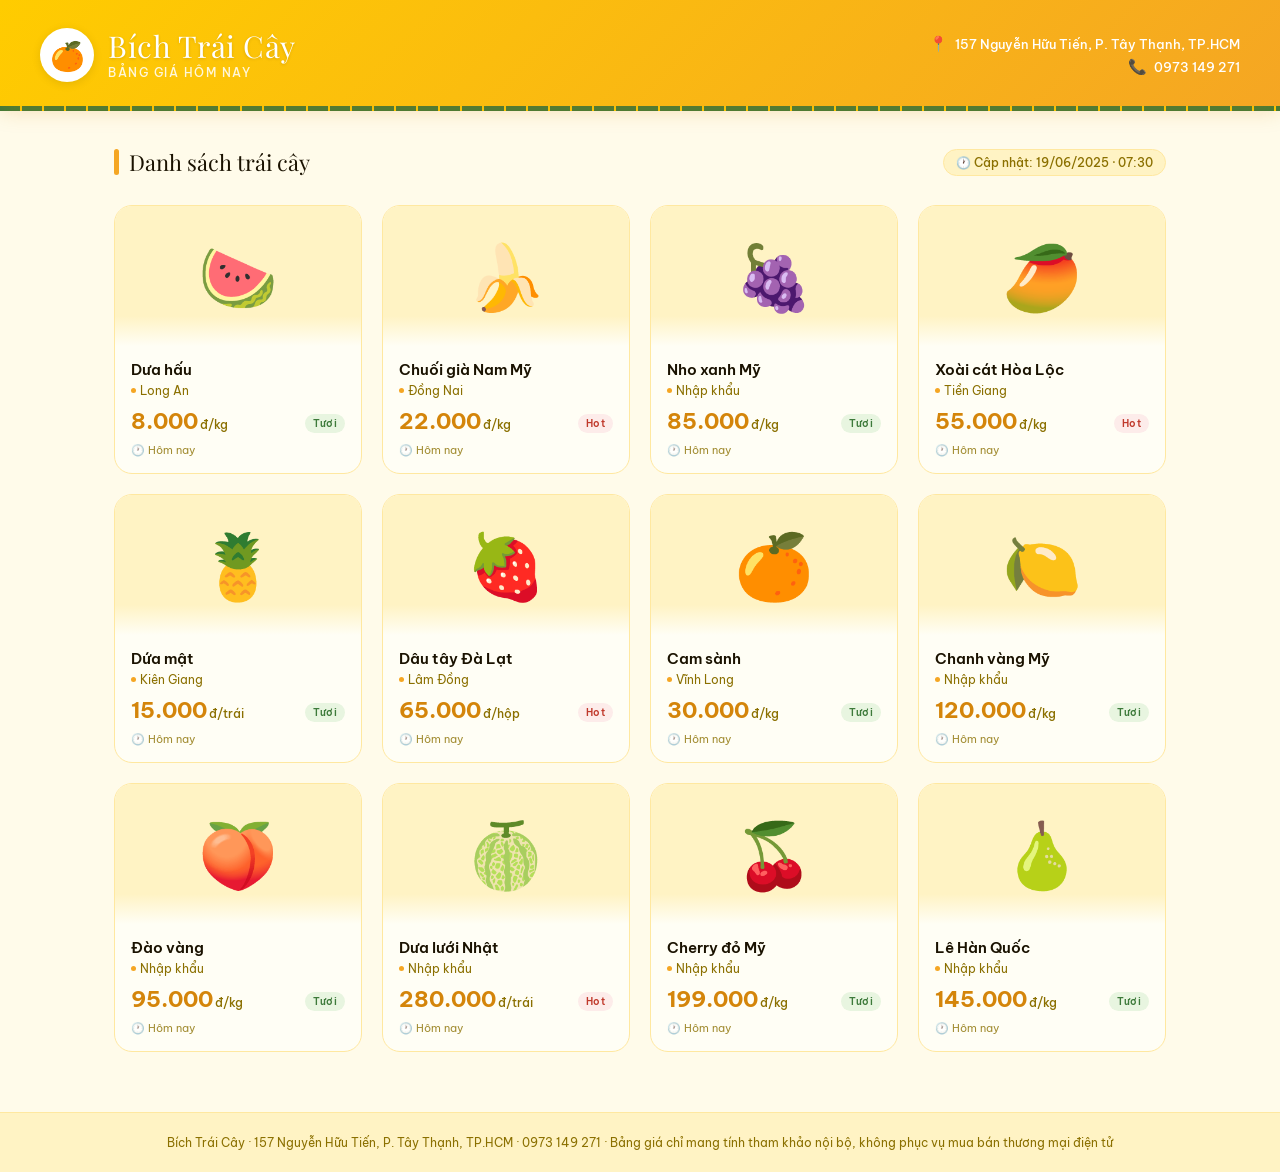
<file: bich-trai-cay.html>
<!DOCTYPE html>
<html lang="vi">
<head>
<meta charset="UTF-8">
<meta name="viewport" content="width=device-width, initial-scale=1.0">
<title>Bích Trái Cây - Bảng Giá</title>
<link href="https://fonts.googleapis.com/css2?family=Playfair+Display:wght@700&family=Be+Vietnam+Pro:wght@400;500;600&display=swap" rel="stylesheet">
<style>
  :root {
    --yellow-100: #FFFBEA;
    --yellow-200: #FFF3C4;
    --yellow-300: #FFE066;
    --yellow-400: #FFCC00;
    --yellow-500: #F5A623;
    --yellow-600: #D4850A;
    --green-leaf: #3D7A3A;
    --green-light: #E8F5E0;
    --text-dark: #1A1200;
    --text-mid: #5C4A00;
    --text-soft: #8B7000;
    --white: #FFFFFF;
    --card-bg: #FFFEF5;
    --border: #FFE8A0;
  }

  * { margin: 0; padding: 0; box-sizing: border-box; }

  body {
    font-family: 'Be Vietnam Pro', sans-serif;
    background-color: var(--yellow-100);
    color: var(--text-dark);
    min-height: 100vh;
  }

  /* ── HEADER ── */
  header {
    background: linear-gradient(135deg, var(--yellow-400) 0%, var(--yellow-500) 100%);
    padding: 28px 40px 24px;
    display: flex;
    align-items: center;
    justify-content: space-between;
    box-shadow: 0 4px 20px rgba(213,133,10,0.25);
    position: sticky;
    top: 0;
    z-index: 100;
  }

  .header-left {
    display: flex;
    align-items: center;
    gap: 14px;
  }

  .logo-icon {
    width: 54px;
    height: 54px;
    background: var(--white);
    border-radius: 50%;
    display: flex;
    align-items: center;
    justify-content: center;
    font-size: 28px;
    box-shadow: 0 2px 10px rgba(0,0,0,0.1);
    flex-shrink: 0;
  }

  .shop-name {
    font-family: 'Playfair Display', serif;
    font-size: 30px;
    color: var(--white);
    letter-spacing: 0.5px;
    text-shadow: 0 1px 3px rgba(0,0,0,0.15);
    line-height: 1.1;
  }

  .shop-tagline {
    font-size: 12px;
    color: rgba(255,255,255,0.85);
    font-weight: 500;
    letter-spacing: 1.5px;
    text-transform: uppercase;
    margin-top: 2px;
  }

  .header-right {
    display: flex;
    flex-direction: column;
    align-items: flex-end;
    gap: 4px;
  }

  .contact-item {
    display: flex;
    align-items: center;
    gap: 7px;
    font-size: 13px;
    color: var(--white);
    font-weight: 500;
  }

  .contact-item .icon {
    font-size: 15px;
    opacity: 0.9;
  }

  /* ── DIVIDER STRIP ── */
  .strip {
    background: var(--green-leaf);
    height: 5px;
    background: repeating-linear-gradient(
      90deg,
      var(--green-leaf) 0px,
      var(--green-leaf) 20px,
      var(--yellow-400) 20px,
      var(--yellow-400) 22px
    );
  }

  /* ── MAIN CONTENT ── */
  main {
    max-width: 1100px;
    margin: 0 auto;
    padding: 36px 24px 60px;
  }

  .section-header {
    display: flex;
    align-items: center;
    justify-content: space-between;
    margin-bottom: 28px;
  }

  .section-title {
    font-family: 'Playfair Display', serif;
    font-size: 22px;
    color: var(--text-dark);
    display: flex;
    align-items: center;
    gap: 10px;
  }

  .section-title::before {
    content: '';
    display: block;
    width: 5px;
    height: 26px;
    background: var(--yellow-500);
    border-radius: 3px;
  }

  .last-update {
    font-size: 12px;
    color: var(--text-soft);
    background: var(--yellow-200);
    padding: 5px 12px;
    border-radius: 20px;
    font-weight: 500;
    border: 1px solid var(--border);
  }

  /* ── GRID ── */
  .fruit-grid {
    display: grid;
    grid-template-columns: repeat(auto-fill, minmax(195px, 1fr));
    gap: 20px;
  }

  .fruit-card {
    background: var(--card-bg);
    border: 1.5px solid var(--border);
    border-radius: 18px;
    overflow: hidden;
    transition: transform 0.2s, box-shadow 0.2s;
    cursor: default;
  }

  .fruit-card:hover {
    transform: translateY(-4px);
    box-shadow: 0 12px 30px rgba(213,133,10,0.18);
  }

  .fruit-img-wrap {
    background: var(--yellow-200);
    height: 140px;
    display: flex;
    align-items: center;
    justify-content: center;
    font-size: 64px;
    position: relative;
    overflow: hidden;
  }

  .fruit-img-wrap::after {
    content: '';
    position: absolute;
    bottom: 0; left: 0; right: 0;
    height: 30px;
    background: linear-gradient(to top, var(--card-bg), transparent);
  }

  .fruit-body {
    padding: 14px 16px 16px;
  }

  .fruit-name {
    font-weight: 600;
    font-size: 15px;
    color: var(--text-dark);
    margin-bottom: 4px;
  }

  .fruit-origin {
    font-size: 11.5px;
    color: var(--text-soft);
    margin-bottom: 12px;
    display: flex;
    align-items: center;
    gap: 4px;
  }

  .fruit-origin .dot {
    width: 5px; height: 5px;
    background: var(--yellow-500);
    border-radius: 50%;
    display: inline-block;
  }

  .price-row {
    display: flex;
    align-items: flex-end;
    justify-content: space-between;
  }

  .price {
    font-size: 22px;
    font-weight: 700;
    color: var(--yellow-600);
    line-height: 1;
  }

  .price-unit {
    font-size: 12px;
    font-weight: 500;
    color: var(--text-soft);
    margin-left: 2px;
  }

  .badge-fresh {
    font-size: 10px;
    font-weight: 600;
    color: var(--green-leaf);
    background: var(--green-light);
    padding: 3px 8px;
    border-radius: 10px;
    letter-spacing: 0.4px;
  }

  .badge-hot {
    font-size: 10px;
    font-weight: 600;
    color: #C0392B;
    background: #FDECEA;
    padding: 3px 8px;
    border-radius: 10px;
    letter-spacing: 0.4px;
  }

  /* ── UPDATE ROW ── */
  .update-row {
    font-size: 11px;
    color: var(--text-soft);
    margin-top: 10px;
    display: flex;
    align-items: center;
    gap: 4px;
    opacity: 0.8;
  }

  /* ── FOOTER ── */
  footer {
    text-align: center;
    padding: 22px;
    font-size: 12px;
    color: var(--text-soft);
    border-top: 1px solid var(--border);
    background: var(--yellow-200);
  }
</style>
</head>
<body>

<header>
  <div class="header-left">
    <div class="logo-icon">🍊</div>
    <div>
      <div class="shop-name">Bích Trái Cây</div>
      <div class="shop-tagline">Bảng giá hôm nay</div>
    </div>
  </div>
  <div class="header-right">
    <div class="contact-item"><span class="icon">📍</span> 157 Nguyễn Hữu Tiến, P. Tây Thạnh, TP.HCM</div>
    <div class="contact-item"><span class="icon">📞</span> 0973 149 271</div>
  </div>
</header>

<div class="strip"></div>

<main>
  <div class="section-header">
    <div class="section-title">Danh sách trái cây</div>
    <div class="last-update">🕐 Cập nhật: 19/06/2025 · 07:30</div>
  </div>

  <div class="fruit-grid">

    <div class="fruit-card">
      <div class="fruit-img-wrap">🍉</div>
      <div class="fruit-body">
        <div class="fruit-name">Dưa hấu</div>
        <div class="fruit-origin"><span class="dot"></span> Long An</div>
        <div class="price-row">
          <div><span class="price">8.000</span><span class="price-unit">đ/kg</span></div>
          <span class="badge-fresh">Tươi</span>
        </div>
        <div class="update-row">🕐 Hôm nay</div>
      </div>
    </div>

    <div class="fruit-card">
      <div class="fruit-img-wrap">🍌</div>
      <div class="fruit-body">
        <div class="fruit-name">Chuối già Nam Mỹ</div>
        <div class="fruit-origin"><span class="dot"></span> Đồng Nai</div>
        <div class="price-row">
          <div><span class="price">22.000</span><span class="price-unit">đ/kg</span></div>
          <span class="badge-hot">Hot</span>
        </div>
        <div class="update-row">🕐 Hôm nay</div>
      </div>
    </div>

    <div class="fruit-card">
      <div class="fruit-img-wrap">🍇</div>
      <div class="fruit-body">
        <div class="fruit-name">Nho xanh Mỹ</div>
        <div class="fruit-origin"><span class="dot"></span> Nhập khẩu</div>
        <div class="price-row">
          <div><span class="price">85.000</span><span class="price-unit">đ/kg</span></div>
          <span class="badge-fresh">Tươi</span>
        </div>
        <div class="update-row">🕐 Hôm nay</div>
      </div>
    </div>

    <div class="fruit-card">
      <div class="fruit-img-wrap">🥭</div>
      <div class="fruit-body">
        <div class="fruit-name">Xoài cát Hòa Lộc</div>
        <div class="fruit-origin"><span class="dot"></span> Tiền Giang</div>
        <div class="price-row">
          <div><span class="price">55.000</span><span class="price-unit">đ/kg</span></div>
          <span class="badge-hot">Hot</span>
        </div>
        <div class="update-row">🕐 Hôm nay</div>
      </div>
    </div>

    <div class="fruit-card">
      <div class="fruit-img-wrap">🍍</div>
      <div class="fruit-body">
        <div class="fruit-name">Dứa mật</div>
        <div class="fruit-origin"><span class="dot"></span> Kiên Giang</div>
        <div class="price-row">
          <div><span class="price">15.000</span><span class="price-unit">đ/trái</span></div>
          <span class="badge-fresh">Tươi</span>
        </div>
        <div class="update-row">🕐 Hôm nay</div>
      </div>
    </div>

    <div class="fruit-card">
      <div class="fruit-img-wrap">🍓</div>
      <div class="fruit-body">
        <div class="fruit-name">Dâu tây Đà Lạt</div>
        <div class="fruit-origin"><span class="dot"></span> Lâm Đồng</div>
        <div class="price-row">
          <div><span class="price">65.000</span><span class="price-unit">đ/hộp</span></div>
          <span class="badge-hot">Hot</span>
        </div>
        <div class="update-row">🕐 Hôm nay</div>
      </div>
    </div>

    <div class="fruit-card">
      <div class="fruit-img-wrap">🍊</div>
      <div class="fruit-body">
        <div class="fruit-name">Cam sành</div>
        <div class="fruit-origin"><span class="dot"></span> Vĩnh Long</div>
        <div class="price-row">
          <div><span class="price">30.000</span><span class="price-unit">đ/kg</span></div>
          <span class="badge-fresh">Tươi</span>
        </div>
        <div class="update-row">🕐 Hôm nay</div>
      </div>
    </div>

    <div class="fruit-card">
      <div class="fruit-img-wrap">🍋</div>
      <div class="fruit-body">
        <div class="fruit-name">Chanh vàng Mỹ</div>
        <div class="fruit-origin"><span class="dot"></span> Nhập khẩu</div>
        <div class="price-row">
          <div><span class="price">120.000</span><span class="price-unit">đ/kg</span></div>
          <span class="badge-fresh">Tươi</span>
        </div>
        <div class="update-row">🕐 Hôm nay</div>
      </div>
    </div>

    <div class="fruit-card">
      <div class="fruit-img-wrap">🍑</div>
      <div class="fruit-body">
        <div class="fruit-name">Đào vàng</div>
        <div class="fruit-origin"><span class="dot"></span> Nhập khẩu</div>
        <div class="price-row">
          <div><span class="price">95.000</span><span class="price-unit">đ/kg</span></div>
          <span class="badge-fresh">Tươi</span>
        </div>
        <div class="update-row">🕐 Hôm nay</div>
      </div>
    </div>

    <div class="fruit-card">
      <div class="fruit-img-wrap">🍈</div>
      <div class="fruit-body">
        <div class="fruit-name">Dưa lưới Nhật</div>
        <div class="fruit-origin"><span class="dot"></span> Nhập khẩu</div>
        <div class="price-row">
          <div><span class="price">280.000</span><span class="price-unit">đ/trái</span></div>
          <span class="badge-hot">Hot</span>
        </div>
        <div class="update-row">🕐 Hôm nay</div>
      </div>
    </div>

    <div class="fruit-card">
      <div class="fruit-img-wrap">🍒</div>
      <div class="fruit-body">
        <div class="fruit-name">Cherry đỏ Mỹ</div>
        <div class="fruit-origin"><span class="dot"></span> Nhập khẩu</div>
        <div class="price-row">
          <div><span class="price">199.000</span><span class="price-unit">đ/kg</span></div>
          <span class="badge-fresh">Tươi</span>
        </div>
        <div class="update-row">🕐 Hôm nay</div>
      </div>
    </div>

    <div class="fruit-card">
      <div class="fruit-img-wrap">🍐</div>
      <div class="fruit-body">
        <div class="fruit-name">Lê Hàn Quốc</div>
        <div class="fruit-origin"><span class="dot"></span> Nhập khẩu</div>
        <div class="price-row">
          <div><span class="price">145.000</span><span class="price-unit">đ/kg</span></div>
          <span class="badge-fresh">Tươi</span>
        </div>
        <div class="update-row">🕐 Hôm nay</div>
      </div>
    </div>

  </div>
</main>

<footer>
  Bích Trái Cây · 157 Nguyễn Hữu Tiến, P. Tây Thạnh, TP.HCM · 0973 149 271 · Bảng giá chỉ mang tính tham khảo nội bộ, không phục vụ mua bán thương mại điện tử
</footer>

</body>
</html>
</file>
